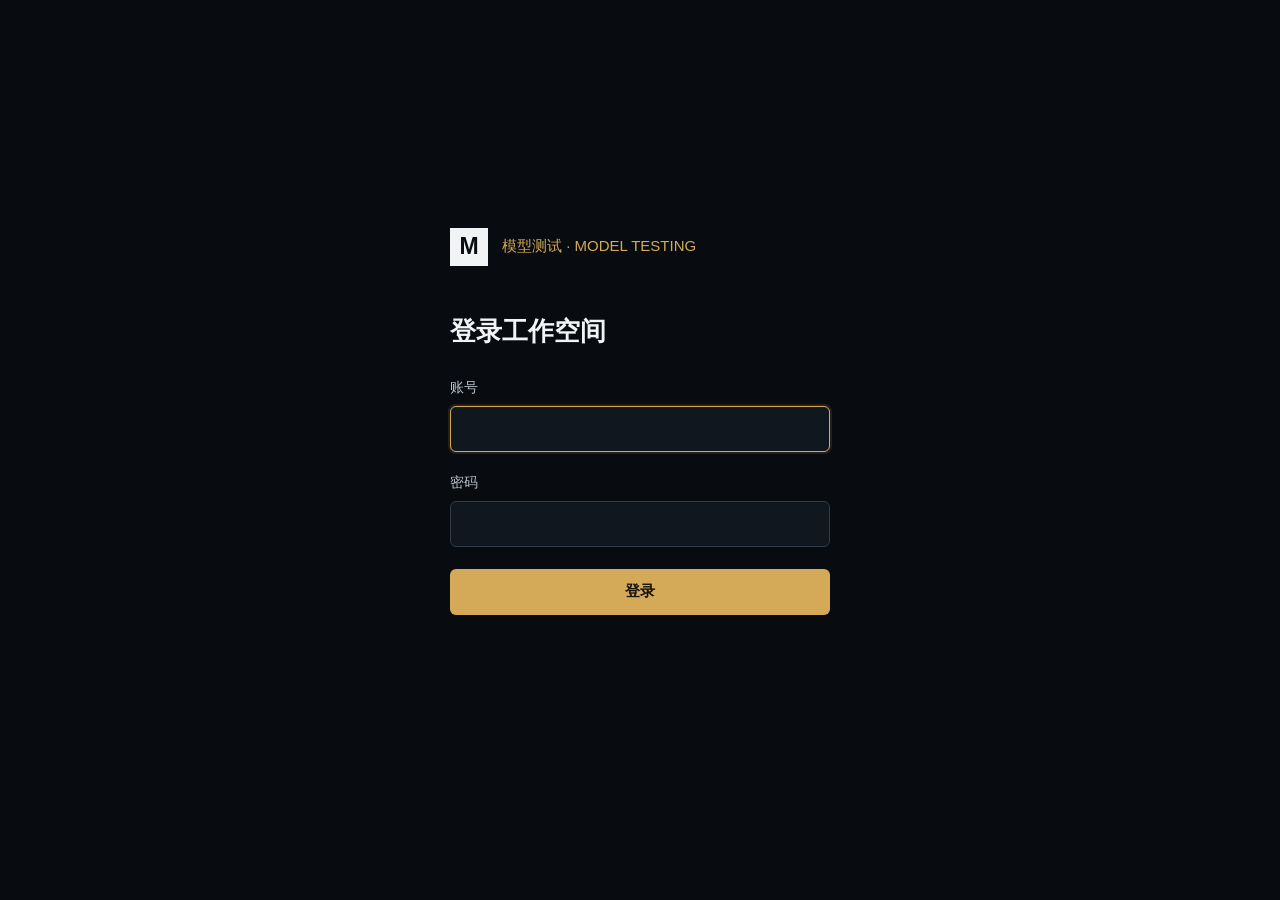
<file: frontend/login.html>
<!doctype html>
<html lang="zh-CN">
<head>
  <meta charset="utf-8">
  <meta name="viewport" content="width=device-width, initial-scale=1">
  <title>登录 · 模型测试平台</title>
  <style>
    :root { color-scheme: dark; font-family: -apple-system, BlinkMacSystemFont, "Segoe UI", sans-serif; background: #080b10; color: #f1f3f5; }
    * { box-sizing: border-box; letter-spacing: 0; }
    body { margin: 0; min-height: 100svh; display: grid; place-items: center; padding: 32px 24px; }
    main { width: 100%; max-width: 380px; }
    .brand { display: flex; align-items: center; gap: 14px; margin-bottom: 48px; color: #d4aa59; font-size: 15px; }
    .mark { display: grid; place-items: center; width: 38px; height: 38px; background: #f1f3f5; color: #080b10; font-weight: 750; font-size: 23px; }
    h1 { font-size: 26px; font-weight: 600; margin: 0 0 30px; }
    label { display: block; font-size: 14px; color: #b8c0cc; margin: 0 0 9px; }
    input { display: block; width: 100%; height: 46px; background: #11171f; color: #f1f3f5; border: 1px solid #303945; border-radius: 6px; padding: 0 13px; font: inherit; font-size: 16px; margin-bottom: 22px; outline: none; }
    input:focus { border-color: #d4aa59; box-shadow: 0 0 0 2px #d4aa5924; }
    button { width: 100%; min-height: 46px; border: 0; border-radius: 6px; background: #d4aa59; color: #17130c; font: inherit; font-size: 15px; font-weight: 650; cursor: pointer; }
    button:hover { background: #e1bc72; }
    button:focus-visible { outline: 2px solid #f1f3f5; outline-offset: 3px; }
    button:disabled { opacity: .65; cursor: wait; }
    #message { min-height: 44px; margin: 14px 0 0; color: #f29b9b; font-size: 14px; line-height: 1.6; overflow-wrap: anywhere; }
  </style>
</head>
<body>
  <main>
    <div class="brand"><span class="mark" aria-hidden="true">M</span><span>模型测试 · MODEL TESTING</span></div>
    <h1>登录工作空间</h1>
    <form id="loginForm">
      <label for="username">账号</label>
      <input id="username" name="username" autocomplete="username" maxlength="256" required autofocus>
      <label for="password">密码</label>
      <input id="password" name="password" type="password" autocomplete="current-password" maxlength="1024" required>
      <button type="submit" id="submitButton">登录</button>
      <p id="message" role="alert" aria-live="polite"></p>
    </form>
  </main>
  <script>
    document.getElementById('loginForm').addEventListener('submit', async event => {
      event.preventDefault();
      const button = document.getElementById('submitButton');
      const message = document.getElementById('message');
      button.disabled = true;
      button.textContent = '正在登录…';
      message.textContent = '';
      try {
        const response = await fetch('/auth/login', {
          method: 'POST', credentials: 'same-origin', headers: {'Content-Type': 'application/json'},
          body: JSON.stringify({username: document.getElementById('username').value, password: document.getElementById('password').value})
        });
        if (!response.ok) {
          const data = await response.json().catch(() => ({}));
          message.textContent = response.status === 429 ? '登录尝试较多，请稍后重试' : (typeof data.detail === 'string' ? data.detail : '登录失败，请稍后重试');
          return;
        }
        const next = new URLSearchParams(location.search).get('next') || '/';
        const target = new URL(next, location.origin);
        location.replace(target.origin === location.origin ? target.pathname + target.search + (target.hash || location.hash) : '/');
      } catch {
        message.textContent = '连接失败，请检查网络后重试';
      } finally {
        button.disabled = false;
        button.textContent = '登录';
      }
    });
  </script>
</body>
</html>
</file>
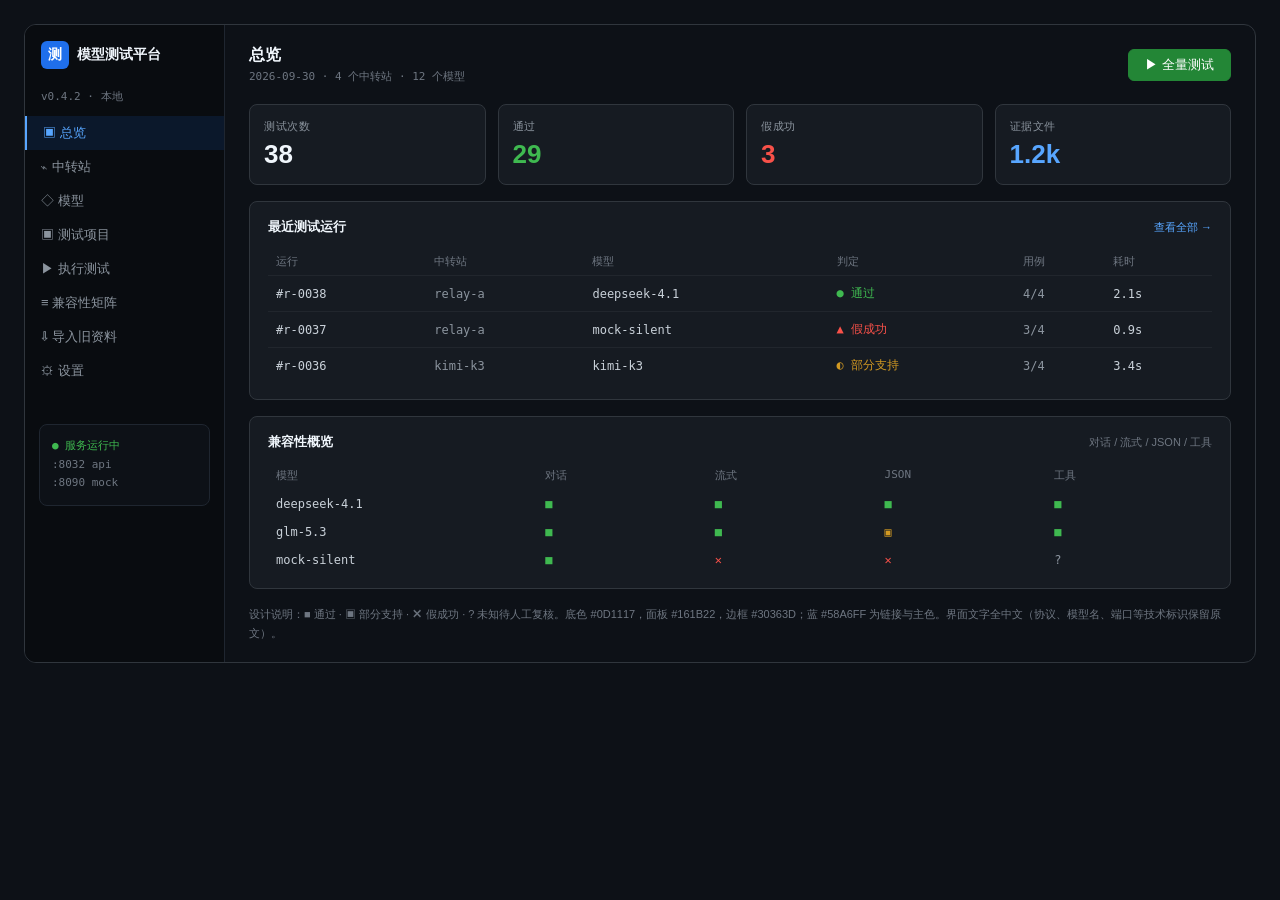
<file: docs/design/深色科技风-01-平台主界面.html>
<!DOCTYPE html>
<html lang="zh-CN">
<head>
<meta charset="UTF-8">
<title>深色科技风 · 平台主界面设计稿</title>
<style>
* { margin:0; padding:0; box-sizing:border-box; }
body { background:#0D1117; font-family:-apple-system,"PingFang SC","Microsoft YaHei",sans-serif; color:#C9D1D9; font-size:13px; padding:24px; }
.mono { font-family:ui-monospace,"SF Mono",Menlo,Consolas,monospace; }
.frame { background:#0D1117; border:1px solid #30363D; border-radius:12px; overflow:hidden; display:flex; min-height:620px; }
.sidebar { width:200px; background:#090C10; border-right:1px solid #1F2630; padding:16px 0; flex-shrink:0; }
.brand { padding:0 16px 20px; display:flex; align-items:center; gap:8px; }
.logo { width:28px; height:28px; border-radius:6px; background:#1F6FEB; display:flex; align-items:center; justify-content:center; color:#fff; font-size:14px; font-weight:600; }
.brand span { font-weight:600; color:#F0F6FC; font-size:14px; }
.ver { font-size:11px; color:#6E7681; padding:0 16px 12px; }
.nav-active { padding:8px 16px; color:#58A6FF; background:rgba(31,111,235,0.12); border-left:2px solid #58A6FF; }
.nav-item { display:block; padding:8px 16px; color:#8B949E; text-decoration:none; }
.nav-item:hover { color:#C9D1D9; background:rgba(110,118,129,0.08); }
.svc { margin:36px 14px 0; padding:12px; border:1px solid #1F2630; border-radius:8px; background:#0D1117; font-size:11px; color:#6E7681; line-height:1.7; }
.svc .ok { color:#3FB950; }
.main { flex:1; padding:20px 24px; min-width:0; }
.pagehead { display:flex; align-items:center; justify-content:space-between; margin-bottom:20px; }
.pagehead h1 { font-size:16px; font-weight:600; color:#F0F6FC; }
.pagehead .sub { font-size:11px; color:#6E7681; margin-top:3px; }
.btn-primary { font-size:13px; padding:6px 16px; border:1px solid #238636; border-radius:6px; background:#238636; color:#fff; cursor:pointer; }
.cards { display:grid; grid-template-columns:repeat(4,minmax(0,1fr)); gap:12px; margin-bottom:16px; }
.card { background:#161B22; border:1px solid #30363D; border-radius:8px; padding:14px; }
.card .label { font-size:11px; color:#8B949E; letter-spacing:.5px; }
.card .num { font-size:26px; font-weight:600; margin-top:5px; color:#F0F6FC; }
.card .num.green { color:#3FB950; } .card .num.red { color:#F85149; } .card .num.blue { color:#58A6FF; }
.panel { background:#161B22; border:1px solid #30363D; border-radius:8px; padding:16px 18px; margin-bottom:16px; }
.panel h2 { font-size:13px; font-weight:600; color:#F0F6FC; display:flex; justify-content:space-between; align-items:center; margin-bottom:12px; }
.panel h2 a { font-size:11px; color:#58A6FF; font-weight:400; text-decoration:none; }
table { width:100%; border-collapse:collapse; font-size:12px; }
th { text-align:left; color:#6E7681; font-weight:400; font-size:11px; padding:6px 8px; border-bottom:1px solid #21262D; }
td { padding:9px 8px; border-bottom:1px solid #21262D; }
tr:last-child td { border-bottom:none; }
.v-pass { color:#3FB950; } .v-fail { color:#F85149; } .v-part { color:#D29922; }
.muted { color:#8B949E; }
.legend { font-size:11px; color:#6E7681; font-weight:400; }
.grid5 { display:grid; grid-template-columns:1.6fr repeat(4,1fr); gap:4px; }
.grid5 > div { padding:5px 8px; font-size:12px; }
.grid5 .head { color:#6E7681; font-size:11px; }
.cell-pass { color:#3FB950; } .cell-part { color:#D29922; } .cell-fail { color:#F85149; } .cell-unknown { color:#8B949E; }
.note { margin-top:16px; font-size:11px; color:#6E7681; line-height:1.7; }
</style>
</head>
<body>
<div class="frame">
<nav class="sidebar">
<div class="brand"><div class="logo">测</div><span>模型测试平台</span></div>
<div class="ver mono">v0.4.2 · 本地</div>
<div class="nav-active">▣ 总览</div>
<a class="nav-item" href="#">⌁ 中转站</a>
<a class="nav-item" href="#">◇ 模型</a>
<a class="nav-item" href="#">▣ 测试项目</a>
<a class="nav-item" href="#">▶ 执行测试</a>
<a class="nav-item" href="#">≡ 兼容性矩阵</a>
<a class="nav-item" href="#">⇩ 导入旧资料</a>
<a class="nav-item" href="#">⚙ 设置</a>
<div class="svc mono">
<div class="ok">● 服务运行中</div>
<div>:8032 api</div>
<div>:8090 mock</div>
</div>
</nav>
<main class="main">
<div class="pagehead">
<div>
<h1>总览</h1>
<div class="sub mono">2026-09-30 · 4 个中转站 · 12 个模型</div>
</div>
<button class="btn-primary">▶ 全量测试</button>
</div>
<div class="cards">
<div class="card"><div class="label">测试次数</div><div class="num">38</div></div>
<div class="card"><div class="label">通过</div><div class="num green">29</div></div>
<div class="card"><div class="label">假成功</div><div class="num red">3</div></div>
<div class="card"><div class="label">证据文件</div><div class="num blue">1.2k</div></div>
</div>
<div class="panel">
<h2>最近测试运行 <a href="#">查看全部 →</a></h2>
<table class="mono">
<tr><th>运行</th><th>中转站</th><th>模型</th><th>判定</th><th>用例</th><th>耗时</th></tr>
<tr><td>#r-0038</td><td class="muted">relay-a</td><td>deepseek-4.1</td><td class="v-pass">● 通过</td><td class="muted">4/4</td><td>2.1s</td></tr>
<tr><td>#r-0037</td><td class="muted">relay-a</td><td>mock-silent</td><td class="v-fail">▲ 假成功</td><td class="muted">3/4</td><td>0.9s</td></tr>
<tr><td>#r-0036</td><td class="muted">kimi-k3</td><td>kimi-k3</td><td class="v-part">◐ 部分支持</td><td class="muted">3/4</td><td>3.4s</td></tr>
</table>
</div>
<div class="panel">
<h2>兼容性概览 <span class="legend">对话 / 流式 / JSON / 工具</span></h2>
<div class="grid5 mono">
<div class="head">模型</div><div class="head">对话</div><div class="head">流式</div><div class="head">JSON</div><div class="head">工具</div>
<div>deepseek-4.1</div><div class="cell-pass">■</div><div class="cell-pass">■</div><div class="cell-pass">■</div><div class="cell-pass">■</div>
<div>glm-5.3</div><div class="cell-pass">■</div><div class="cell-pass">■</div><div class="cell-part">▣</div><div class="cell-pass">■</div>
<div>mock-silent</div><div class="cell-pass">■</div><div class="cell-fail">✕</div><div class="cell-fail">✕</div><div class="cell-unknown">?</div>
</div>
</div>
<div class="note">设计说明：■ 通过 · ▣ 部分支持 · ✕ 假成功 · ? 未知待人工复核。底色 #0D1117，面板 #161B22，边框 #30363D；蓝 #58A6FF 为链接与主色。界面文字全中文（协议、模型名、端口等技术标识保留原文）。</div>
</main>
</div>
</body>
</html>
</file>
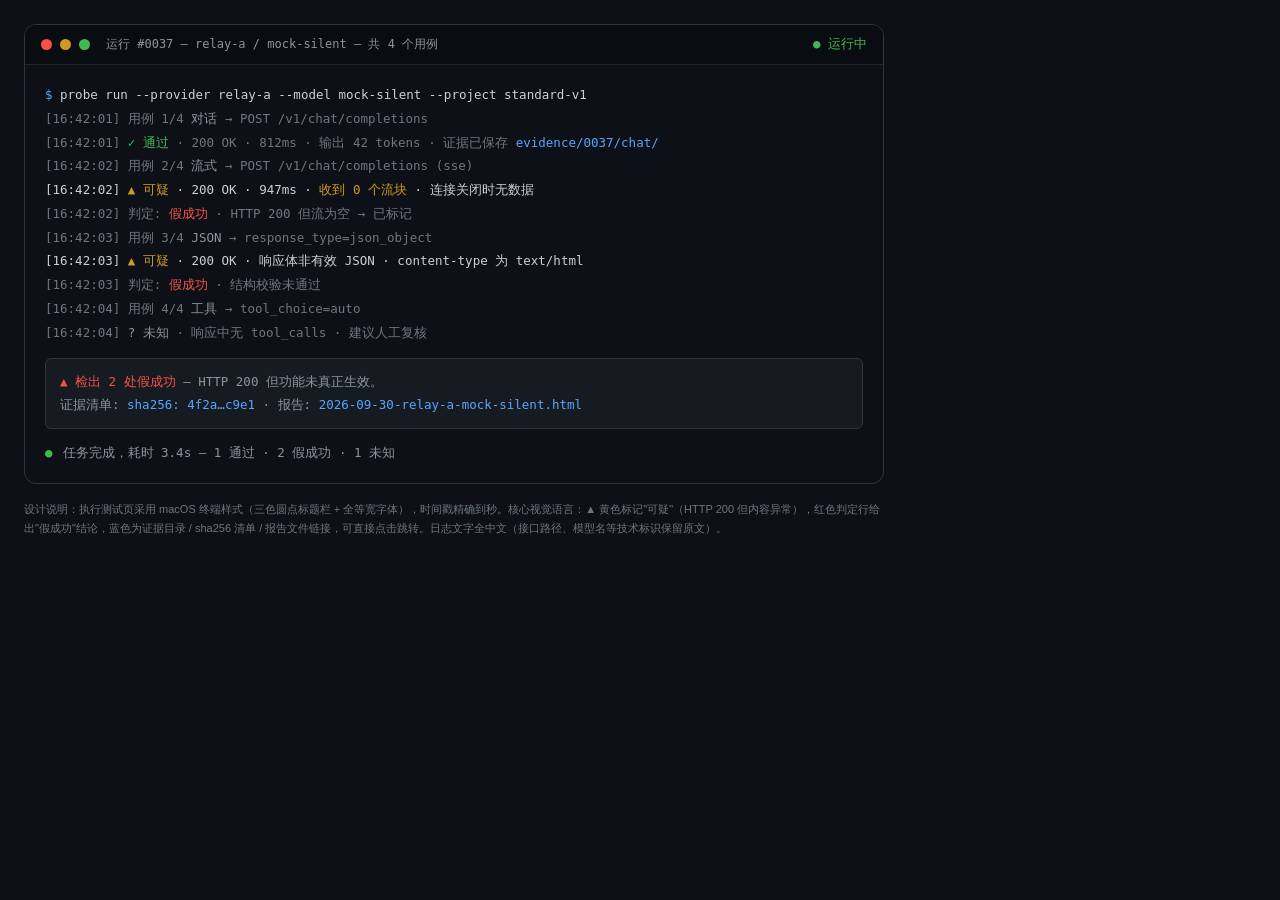
<file: docs/design/深色科技风-02-执行测试终端.html>
<!DOCTYPE html>
<html lang="zh-CN">
<head>
<meta charset="UTF-8">
<title>深色科技风 · 执行测试终端设计稿</title>
<style>
* { margin:0; padding:0; box-sizing:border-box; }
body { background:#0D1117; font-family:ui-monospace,"SF Mono",Menlo,Consolas,monospace; color:#C9D1D9; font-size:12.5px; padding:24px; }
.term { background:#0D1117; border:1px solid #30363D; border-radius:12px; overflow:hidden; max-width:860px; }
.termbar { display:flex; align-items:center; gap:8px; padding:11px 16px; border-bottom:1px solid #21262D; background:#090C10; }
.dot { width:11px; height:11px; border-radius:50%; display:inline-block; }
.red { background:#F85149; } .yellow { background:#D29922; } .green { background:#3FB950; }
.termbar .title { margin-left:8px; color:#8B949E; font-size:12px; }
.termbar .status { margin-left:auto; color:#3FB950; }
.termbody { padding:18px 20px; line-height:1.9; }
.t-dim { color:#6E7681; }
.t-blue { color:#58A6FF; }
.t-green { color:#3FB950; }
.t-red { color:#F85149; }
.t-yellow { color:#D29922; }
.t-muted { color:#8B949E; }
.sum { margin-top:14px; padding:12px 14px; background:#161B22; border:1px solid #30363D; border-radius:6px; color:#8B949E; line-height:1.8; }
.done { margin-top:12px; display:flex; gap:10px; align-items:center; }
.note { margin-top:16px; font-size:11px; color:#6E7681; font-family:-apple-system,"PingFang SC",sans-serif; line-height:1.7; max-width:860px; }
</style>
</head>
<body>
<div class="term">
<div class="termbar">
<span class="dot red"></span><span class="dot yellow"></span><span class="dot green"></span>
<span class="title">运行 #0037 — relay-a / mock-silent — 共 4 个用例</span>
<span class="status">● 运行中</span>
</div>
<div class="termbody">
<div><span class="t-blue">$</span> probe run --provider relay-a --model mock-silent --project standard-v1</div>
<div class="t-dim">[16:42:01] 用例 1/4 <span class="t-muted">对话</span> → POST /v1/chat/completions</div>
<div class="t-dim">[16:42:01] <span class="t-green">✓ 通过</span> · 200 OK · 812ms · 输出 42 tokens · 证据已保存 <span class="t-blue">evidence/0037/chat/</span></div>
<div class="t-dim">[16:42:02] 用例 2/4 <span class="t-muted">流式</span> → POST /v1/chat/completions (sse)</div>
<div>[16:42:02] <span class="t-yellow">▲ 可疑</span> · 200 OK · 947ms · <span class="t-yellow">收到 0 个流块</span> · 连接关闭时无数据</div>
<div class="t-dim">[16:42:02] 判定: <span class="t-red">假成功</span> · HTTP 200 但流为空 → 已标记</div>
<div class="t-dim">[16:42:03] 用例 3/4 <span class="t-muted">JSON</span> → response_type=json_object</div>
<div>[16:42:03] <span class="t-yellow">▲ 可疑</span> · 200 OK · 响应体非有效 JSON · content-type 为 text/html</div>
<div class="t-dim">[16:42:03] 判定: <span class="t-red">假成功</span> · 结构校验未通过</div>
<div class="t-dim">[16:42:04] 用例 4/4 <span class="t-muted">工具</span> → tool_choice=auto</div>
<div class="t-dim">[16:42:04] <span class="t-muted">? 未知</span> · 响应中无 tool_calls · 建议人工复核</div>
<div class="sum">
<span class="t-red">▲ 检出 2 处假成功</span> — HTTP 200 但功能未真正生效。<br>
证据清单: <span class="t-blue">sha256: 4f2a…c9e1</span> · 报告: <span class="t-blue">2026-09-30-relay-a-mock-silent.html</span>
</div>
<div class="done">
<span class="t-green">●</span>
<span class="t-muted">任务完成，耗时 3.4s — 1 通过 · 2 假成功 · 1 未知</span>
</div>
</div>
</div>
<p class="note">设计说明：执行测试页采用 macOS 终端样式（三色圆点标题栏 + 全等宽字体），时间戳精确到秒。核心视觉语言：▲ 黄色标记"可疑"（HTTP 200 但内容异常），红色判定行给出"假成功"结论，蓝色为证据目录 / sha256 清单 / 报告文件链接，可直接点击跳转。日志文字全中文（接口路径、模型名等技术标识保留原文）。</p>
</body>
</html>
</file>
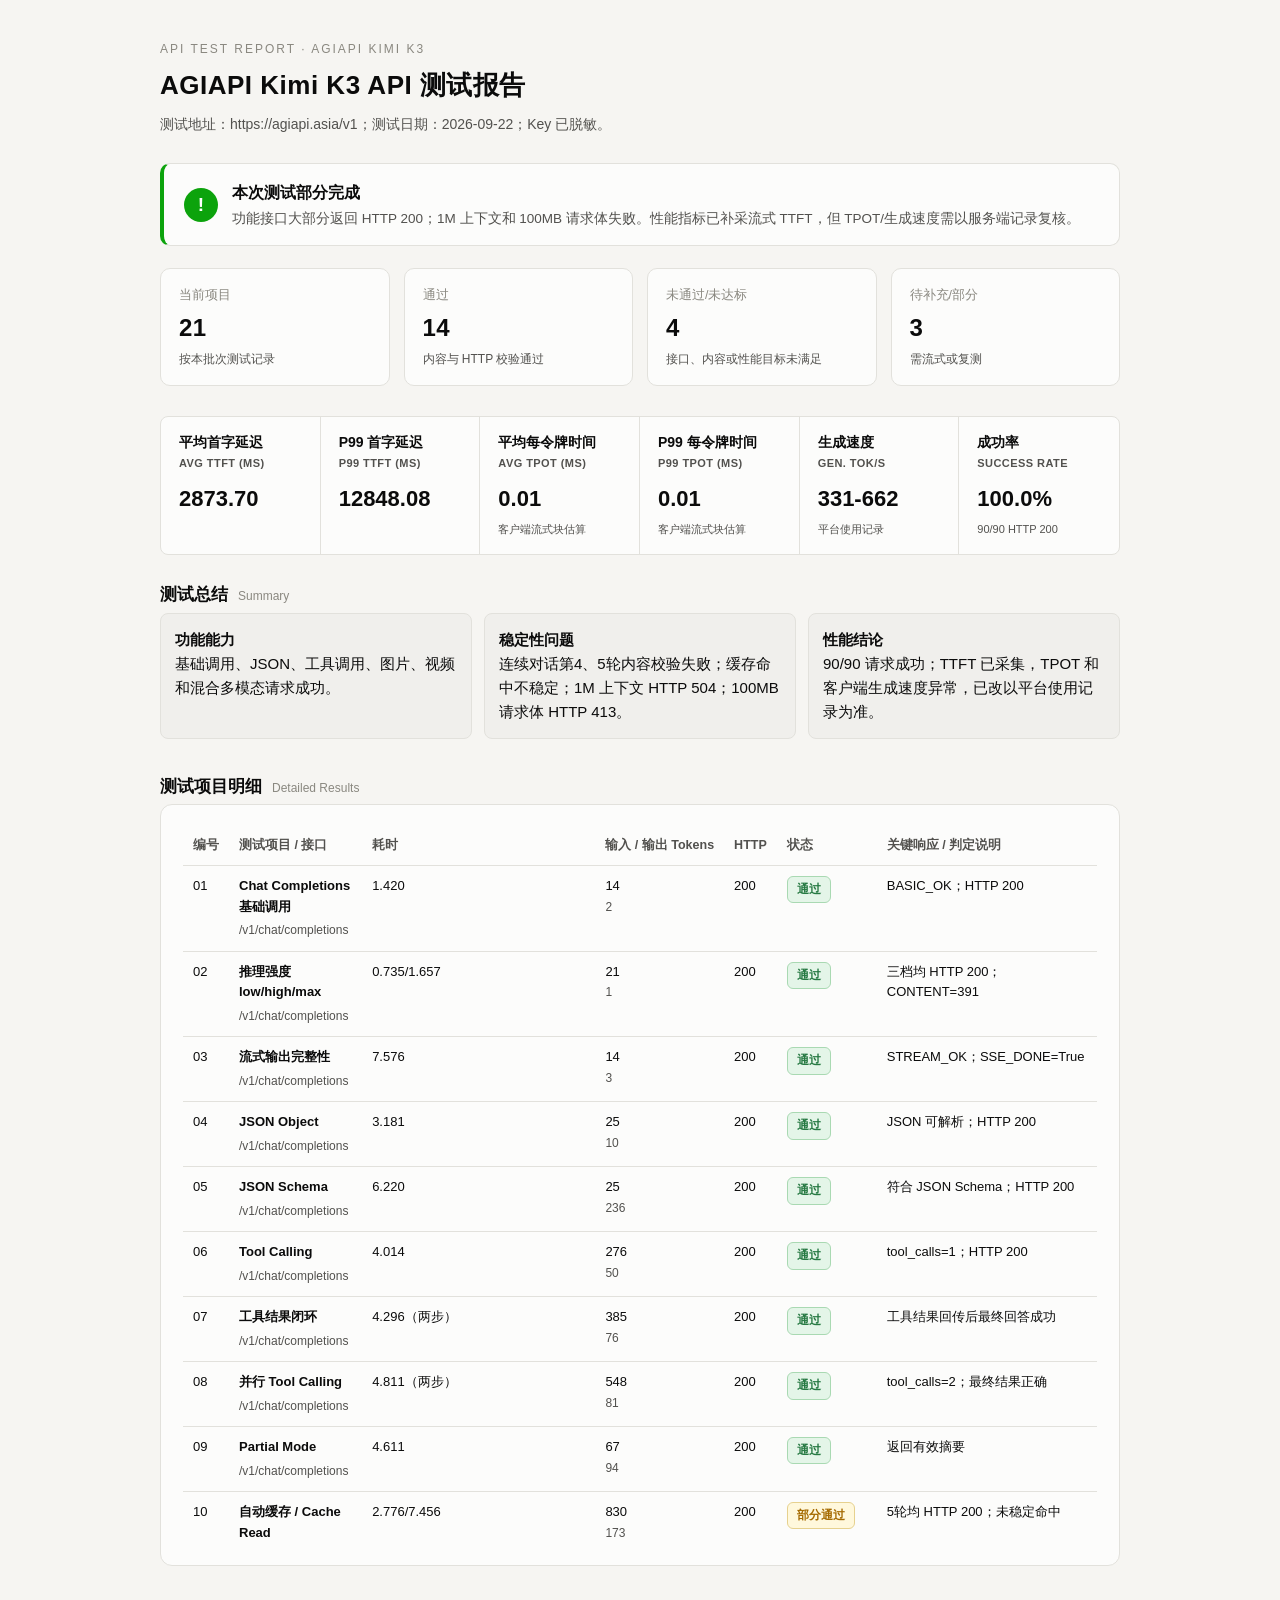
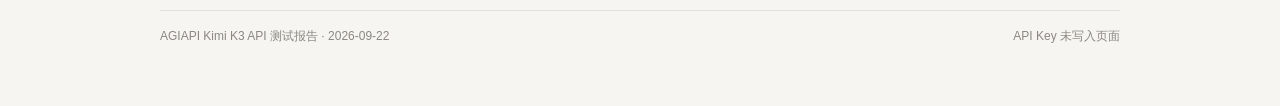
<file: docs/models/模版.html>
<!doctype html><html lang="zh-CN"><head><meta charset="utf-8"><meta name="viewport" content="width=device-width,initial-scale=1"><title>AGIAPI Kimi K3 测试报告</title><style>
  :root {
    color-scheme: light;
    --surface-0: #f6f5f2;
    --surface-1: #fcfcfb;
    --surface-2: #f0efec;
    --border:     #e2e1dc;
    --text-primary:   #0b0b0b;
    --text-secondary: #52514e;
    --text-muted:     #8a8880;
    --series-1: #2a78d6;   /* 实测 */
    --series-2: #eb6834;   /* 官方 */
    --seq-450:  #2a78d6;
    --good:     #0ca30c;
    --good-text:#0b7a0b;
    --grid:     #e8e7e2;
  }
  @media (prefers-color-scheme: dark) {
    :root:where(:not([data-theme="light"])) {
      color-scheme: dark;
      --surface-0: #131312;
      --surface-1: #1a1a19;
      --surface-2: #242422;
      --border:     #383835;
      --text-primary:   #ffffff;
      --text-secondary: #c3c2b7;
      --text-muted:     #8f8e85;
      --series-1: #3987e5;
      --series-2: #d95926;
      --seq-450:  #3987e5;
      --good:     #0ca30c;
      --good-text:#3fbf3f;
      --grid:     #333330;
    }
  }
  :root[data-theme="dark"] {
    color-scheme: dark;
    --surface-0: #131312;
    --surface-1: #1a1a19;
    --surface-2: #242422;
    --border:     #383835;
    --text-primary:   #ffffff;
    --text-secondary: #c3c2b7;
    --text-muted:     #8f8e85;
    --series-1: #3987e5;
    --series-2: #d95926;
    --seq-450:  #3987e5;
    --good:     #0ca30c;
    --good-text:#3fbf3f;
    --grid:     #333330;
  }
  * { margin: 0; padding: 0; box-sizing: border-box; }
  body {
    background: var(--surface-0);
    color: var(--text-primary);
    font-family: "PingFang SC", "Hiragino Sans GB", "Microsoft YaHei", "Noto Sans SC", sans-serif;
    font-size: 15px;
    line-height: 1.6;
    padding: 40px 20px 60px;
  }
  .wrap { max-width: 960px; margin: 0 auto; }

  header { margin-bottom: 28px; }
  .kicker {
    font-size: 12px; letter-spacing: 2px; color: var(--text-muted);
    text-transform: uppercase; margin-bottom: 6px;
  }
  h1 { font-size: 26px; font-weight: 700; letter-spacing: 0.5px; }
  .subtitle { color: var(--text-secondary); margin-top: 6px; font-size: 14px; }
  .meta-chips { display: flex; flex-wrap: wrap; gap: 8px; margin-top: 14px; }
  .chip {
    background: var(--surface-1); border: 1px solid var(--border);
    border-radius: 999px; padding: 3px 12px; font-size: 12.5px; color: var(--text-secondary);
  }

  .verdict {
    display: flex; align-items: center; gap: 14px;
    background: var(--surface-1); border: 1px solid var(--border);
    border-left: 4px solid var(--good);
    border-radius: 10px; padding: 16px 20px; margin-bottom: 22px;
  }
  .verdict .icon {
    flex: none; width: 34px; height: 34px; border-radius: 50%;
    background: var(--good); color: #fff; font-size: 19px; font-weight: 700;
    display: flex; align-items: center; justify-content: center;
  }
  .verdict strong { font-size: 16px; }
  .verdict p { color: var(--text-secondary); font-size: 13.5px; margin-top: 2px; }

  .tiles { display: grid; grid-template-columns: repeat(auto-fit, minmax(200px, 1fr)); gap: 14px; margin-bottom: 30px; }
  .tile {
    background: var(--surface-1); border: 1px solid var(--border);
    border-radius: 10px; padding: 16px 18px;
  }
  .tile .label { font-size: 12.5px; color: var(--text-muted); }
  .tile .value { font-size: 24px; font-weight: 700; margin-top: 4px; letter-spacing: 0.3px; }
  .tile .sub { font-size: 12px; color: var(--text-secondary); margin-top: 2px; }

  section { margin-bottom: 34px; }
  h2 {
    font-size: 17px; font-weight: 700; margin-bottom: 4px;
    display: flex; align-items: baseline; gap: 10px;
  }
  h2 .en { font-size: 12px; color: var(--text-muted); font-weight: 500; }
  .section-desc { color: var(--text-secondary); font-size: 13px; margin-bottom: 14px; }

  .card {
    background: var(--surface-1); border: 1px solid var(--border);
    border-radius: 12px; padding: 20px 22px;
  }

  .legend { display: flex; gap: 22px; margin-bottom: 12px; align-items: center; flex-wrap: wrap; }
  .legend .item { display: flex; align-items: center; gap: 7px; font-size: 13px; color: var(--text-secondary); }
  .legend .swatch { width: 14px; height: 14px; border-radius: 4px; }

  svg { display: block; width: 100%; height: auto; }
  svg text { font-family: inherit; }

  .bar { cursor: default; transition: opacity .12s; }
  .bar:hover { opacity: .82; }

  table { width: 100%; border-collapse: collapse; font-size: 13.5px; }
  th {
    text-align: left; font-weight: 600; color: var(--text-secondary);
    font-size: 12.5px; padding: 8px 10px; border-bottom: 1.5px solid var(--border);
    white-space: nowrap;
  }
  td { padding: 9px 10px; border-bottom: 1px solid var(--border); vertical-align: middle; }
  tr:last-child td { border-bottom: none; }
  td.num, th.num { text-align: right; font-variant-numeric: tabular-nums; }
  .t-strong { font-weight: 700; }
  .t-muted { color: var(--text-muted); font-size: 12.5px; }

  .badge {
    display: inline-flex; align-items: center; gap: 5px;
    font-size: 12px; font-weight: 600; white-space: nowrap;
    color: var(--good-text);
    background: color-mix(in srgb, var(--good) 12%, transparent);
    border: 1px solid color-mix(in srgb, var(--good) 35%, transparent);
    border-radius: 6px; padding: 2px 9px;
  }
  .delta-pos { color: var(--good-text); font-weight: 600; }
  .delta-neg { color: var(--text-secondary); font-weight: 600; }

  .footnote { font-size: 12.5px; color: var(--text-muted); margin-top: 12px; line-height: 1.7; }

  footer {
    margin-top: 44px; padding-top: 16px; border-top: 1px solid var(--border);
    font-size: 12px; color: var(--text-muted);
    display: flex; justify-content: space-between; flex-wrap: wrap; gap: 8px;
  }

  #tooltip {
    position: fixed; pointer-events: none; z-index: 10;
    background: var(--surface-2); border: 1px solid var(--border);
    border-radius: 8px; padding: 8px 12px; font-size: 12.5px;
    color: var(--text-primary); box-shadow: 0 4px 14px rgba(0,0,0,.14);
    opacity: 0; transition: opacity .1s; max-width: 280px;
  }
  #tooltip .tt-title { font-weight: 700; margin-bottom: 2px; }
  #tooltip .tt-row { color: var(--text-secondary); white-space: nowrap; }

  @media (max-width: 640px) {
    h1 { font-size: 21px; }
    .card { padding: 14px; }
  }
  @media print {
    body { background: #fff; padding: 10px; }
    .card, .tile, .verdict { break-inside: avoid; }
  }
</style><style>.detail-table{width:100%;border-collapse:collapse;font-size:13px}.detail-table th,.detail-table td{padding:10px;border-bottom:1px solid var(--border);vertical-align:top}.detail-table th{position:sticky;top:0;z-index:2;background:var(--surface-1);white-space:nowrap;text-align:left}.muted{color:var(--text-secondary);font-size:12px;margin-top:4px;white-space:pre-wrap}.badge{display:inline-block;padding:3px 9px;border-radius:6px;background:#e4f5e8;color:#267942;border:1px solid #a9d9b2;font-weight:600}.badge.bad{background:#fff0ed;color:#9d3028;border-color:#edb4aa}.badge.warn{background:#fff8dc;color:#a56a00;border-color:#e6d18e}.table-scroll{overflow:auto;max-height:720px}.summary{display:grid;grid-template-columns:repeat(3,1fr);gap:12px}.summary div{padding:14px;border:1px solid var(--border);border-radius:8px;background:var(--surface-2);line-height:1.6}.metric-strip{display:grid;grid-template-columns:repeat(6,minmax(0,1fr));margin:18px 0 26px;border:1px solid var(--border);border-radius:8px;overflow:hidden;background:var(--surface-1)}.metric{padding:16px 18px;border-right:1px solid var(--border)}.metric:last-child{border-right:0}.metric-label{font-size:14px;font-weight:700;color:var(--text-primary);line-height:1.35;white-space:nowrap}.metric-label .metric-en{display:block;font-size:11px;font-weight:600;letter-spacing:.04em;color:var(--text-secondary);text-transform:uppercase;margin-top:4px}.metric-value{font-size:22px;font-weight:700;color:var(--text-primary);margin-top:10px;white-space:nowrap}.metric-note{font-size:11px;color:var(--text-secondary);margin-top:5px}@media(max-width:900px){.metric-strip{grid-template-columns:repeat(3,1fr)}.metric{border-bottom:1px solid var(--border)}}@media(max-width:560px){.summary{grid-template-columns:1fr}.metric-strip{grid-template-columns:repeat(2,1fr)}}</style></head><body><div class="wrap"><header><div class="kicker">API TEST REPORT · AGIAPI KIMI K3</div><h1>AGIAPI Kimi K3 API 测试报告</h1><div class="subtitle">测试地址：https://agiapi.asia/v1；测试日期：2026-09-22；Key 已脱敏。</div></header><div class="verdict"><div class="icon">!</div><div><strong>本次测试部分完成</strong><p>功能接口大部分返回 HTTP 200；1M 上下文和 100MB 请求体失败。性能指标已补采流式 TTFT，但 TPOT/生成速度需以服务端记录复核。</p></div></div><div class="tiles"><div class="tile"><div class="label">当前项目</div><div class="value">21</div><div class="sub">按本批次测试记录</div></div><div class="tile"><div class="label">通过</div><div class="value">14</div><div class="sub">内容与 HTTP 校验通过</div></div><div class="tile"><div class="label">未通过/未达标</div><div class="value">4</div><div class="sub">接口、内容或性能目标未满足</div></div><div class="tile"><div class="label">待补充/部分</div><div class="value">3</div><div class="sub">需流式或复测</div></div></div><section class="metric-strip"><div class="metric"><div class="metric-label">平均首字延迟<span class="metric-en">AVG TTFT (MS)</span></div><div class="metric-value">2873.70</div></div><div class="metric"><div class="metric-label">P99 首字延迟<span class="metric-en">P99 TTFT (MS)</span></div><div class="metric-value">12848.08</div></div><div class="metric"><div class="metric-label">平均每令牌时间<span class="metric-en">AVG TPOT (MS)</span></div><div class="metric-value">0.01</div><div class="metric-note">客户端流式块估算</div></div><div class="metric"><div class="metric-label">P99 每令牌时间<span class="metric-en">P99 TPOT (MS)</span></div><div class="metric-value">0.01</div><div class="metric-note">客户端流式块估算</div></div><div class="metric"><div class="metric-label">生成速度<span class="metric-en">GEN. TOK/S</span></div><div class="metric-value">331-662</div><div class="metric-note">平台使用记录</div></div><div class="metric"><div class="metric-label">成功率<span class="metric-en">SUCCESS RATE</span></div><div class="metric-value">100.0%</div><div class="metric-note">90/90 HTTP 200</div></div></section><section><h2>测试总结 <span class="en">Summary</span></h2><div class="summary"><div><b>功能能力</b><br>基础调用、JSON、工具调用、图片、视频和混合多模态请求成功。</div><div><b>稳定性问题</b><br>连续对话第4、5轮内容校验失败；缓存命中不稳定；1M 上下文 HTTP 504；100MB 请求体 HTTP 413。</div><div><b>性能结论</b><br>90/90 请求成功；TTFT 已采集，TPOT 和客户端生成速度异常，已改以平台使用记录为准。</div></div></section><section><h2>测试项目明细 <span class="en">Detailed Results</span></h2><div class="card"><div class="table-scroll"><table class="detail-table"><thead><tr><th>编号</th><th>测试项目 / 接口</th><th>耗时</th><th>输入 / 输出 Tokens</th><th>HTTP</th><th>状态</th><th>关键响应 / 判定说明</th></tr></thead><tbody><tr><td>01</td><td><b>Chat Completions 基础调用</b><div class="muted">/v1/chat/completions</div></td><td>1.420</td><td>14<br><span class="muted">2</span></td><td>200</td><td><span class="badge ">通过</span></td><td><div>BASIC_OK；HTTP 200</div><div class="muted"></div></td></tr><tr><td>02</td><td><b>推理强度 low/high/max</b><div class="muted">/v1/chat/completions</div></td><td>0.735/1.657</td><td>21<br><span class="muted">1</span></td><td>200</td><td><span class="badge ">通过</span></td><td><div>三档均 HTTP 200；CONTENT=391</div><div class="muted"></div></td></tr><tr><td>03</td><td><b>流式输出完整性</b><div class="muted">/v1/chat/completions</div></td><td>7.576</td><td>14<br><span class="muted">3</span></td><td>200</td><td><span class="badge ">通过</span></td><td><div>STREAM_OK；SSE_DONE=True</div><div class="muted"></div></td></tr><tr><td>04</td><td><b>JSON Object</b><div class="muted">/v1/chat/completions</div></td><td>3.181</td><td>25<br><span class="muted">10</span></td><td>200</td><td><span class="badge ">通过</span></td><td><div>JSON 可解析；HTTP 200</div><div class="muted"></div></td></tr><tr><td>05</td><td><b>JSON Schema</b><div class="muted">/v1/chat/completions</div></td><td>6.220</td><td>25<br><span class="muted">236</span></td><td>200</td><td><span class="badge ">通过</span></td><td><div>符合 JSON Schema；HTTP 200</div><div class="muted"></div></td></tr><tr><td>06</td><td><b>Tool Calling</b><div class="muted">/v1/chat/completions</div></td><td>4.014</td><td>276<br><span class="muted">50</span></td><td>200</td><td><span class="badge ">通过</span></td><td><div>tool_calls=1；HTTP 200</div><div class="muted"></div></td></tr><tr><td>07</td><td><b>工具结果闭环</b><div class="muted">/v1/chat/completions</div></td><td>4.296（两步）</td><td>385<br><span class="muted">76</span></td><td>200</td><td><span class="badge ">通过</span></td><td><div>工具结果回传后最终回答成功</div><div class="muted"></div></td></tr><tr><td>08</td><td><b>并行 Tool Calling</b><div class="muted">/v1/chat/completions</div></td><td>4.811（两步）</td><td>548<br><span class="muted">81</span></td><td>200</td><td><span class="badge ">通过</span></td><td><div>tool_calls=2；最终结果正确</div><div class="muted"></div></td></tr><tr><td>09</td><td><b>Partial Mode</b><div class="muted">/v1/chat/completions</div></td><td>4.611</td><td>67<br><span class="muted">94</span></td><td>200</td><td><span class="badge ">通过</span></td><td><div>返回有效摘要</div><div class="muted"></div></td></tr><tr><td>10</td><td><b>自动缓存 / Cache Read</b><div class="muted">/v1/chat/completions</div></td><td>2.776/7.456</td><td>830<br><span class="muted">173</span></td><td>200</td><td><span class="badge warn">部分通过</span></td><td><div>5轮均 HTTP 200；未稳定命中</div><div class="muted"></div></td></tr><tr><td>11</td><td><b>连续对话</b><div class="muted">/v1/chat/completions</div></td><td>2.528/2.114</td><td>436<br><span class="muted">34</span></td><td>200</td><td><span class="badge bad">未通过</span></td><td><div>前3轮 ACK 正确；第4、5轮返回 CACHE_OK</div><div class="muted"></div></td></tr><tr><td>12</td><td><b>1M上下文边界</b><div class="muted">/v1/chat/completions</div></td><td>62.153</td><td><br><span class="muted"></span></td><td>504</td><td><span class="badge bad">未通过</span></td><td><div>HTTP 504；上游超时</div><div class="muted"></div></td></tr><tr><td>13</td><td><b>图片理解</b><div class="muted">/v1/chat/completions</div></td><td>5.788</td><td><br><span class="muted"></span></td><td>200</td><td><span class="badge ">通过</span></td><td><div>HTTP 200；图片识别成功</div><div class="muted"></div></td></tr><tr><td>14</td><td><b>视频理解</b><div class="muted">/v1/chat/completions</div></td><td>35.376</td><td><br><span class="muted"></span></td><td>200</td><td><span class="badge ">通过</span></td><td><div>HTTP 200；视频理解成功</div><div class="muted"></div></td></tr><tr><td>15</td><td><b>混合图文视频请求</b><div class="muted">/v1/chat/completions</div></td><td>46.059</td><td>4709<br><span class="muted"></span></td><td>200</td><td><span class="badge ">通过</span></td><td><div>HTTP 200；finish=stop</div><div class="muted"></div></td></tr><tr><td>16</td><td><b>100MB请求体</b><div class="muted">/v1/chat/completions</div></td><td>0.594/0.696/0.722/0.698/0.714/0.696</td><td><br><span class="muted"></span></td><td>413</td><td><span class="badge bad">未通过</span></td><td><div>50/70/80/90/95/100MB 全部 HTTP 413</div><div class="muted"></div></td></tr><tr><td>17</td><td><b>常规延迟验收</b><div class="muted">/v1/chat/completions</div></td><td>1.394-13.174</td><td><br><span class="muted"></span></td><td>200</td><td><span class="badge ">未达到目标</span></td><td><div>90/90 HTTP 200；AVG TTFT=2873.70ms；P99 TTFT=12848.08ms；平台缓存命中=100%（1122/1122）；平台流式速度=331-662 token/s；客户端GEN TOK/S原值1776565.13无效</div><div class="muted">TTFT 使用客户端采集；缓存和生成速度以 AGIAPI 使用记录为准。平台记录显示90条请求均命中缓存，服务端流式速度约331-662 token/s。</div></td></tr><tr><td>18</td><td><b>工具模式验收</b><div class="muted">/v1/chat/completions</div></td><td>0.255</td><td><br><span class="muted"></span></td><td>200</td><td><span class="badge ">通过</span></td><td><div>HTTP 200；实际仅执行1请求</div><div class="muted"></div></td></tr><tr><td>19</td><td><b>吞吐压测 200请求</b><div class="muted">/v1/chat/completions</div></td><td>1.175-30.150</td><td><br><span class="muted"></span></td><td>200</td><td><span class="badge ">未达到目标</span></td><td><div>200/200 HTTP 200；TTFT P50=3083.06ms，P90=13205.01ms，P95=22993.79ms，P99=30073.55ms；FINISH 多数为 length</div><div class="muted"></div></td></tr><tr><td>20</td><td><b>长输出</b><div class="muted">/v1/chat/completions</div></td><td>40.278/52.634/60.443</td><td><br><span class="muted">2277/3115/-</span></td><td>504</td><td><span class="badge bad">未通过</span></td><td><div>目标512：HTTP 200、finish=length、核验码0/3；目标1024：HTTP 200、finish=length、核验码0/3；目标1808：HTTP 504</div><div class="muted"></div></td></tr><tr><td>21</td><td><b>工具模式高并发验收</b><div class="muted">/v1/chat/completions</div></td><td>5.551</td><td><br><span class="muted"></span></td><td>200</td><td><span class="badge ">通过</span></td><td><div>HTTP 200；finish=tool_calls；实际仅执行1请求</div><div class="muted"></div></td></tr></tbody></table></div></div></section><footer><span>AGIAPI Kimi K3 API 测试报告 · 2026-09-22</span><span>API Key 未写入页面</span></footer></div></body></html>
</file>
